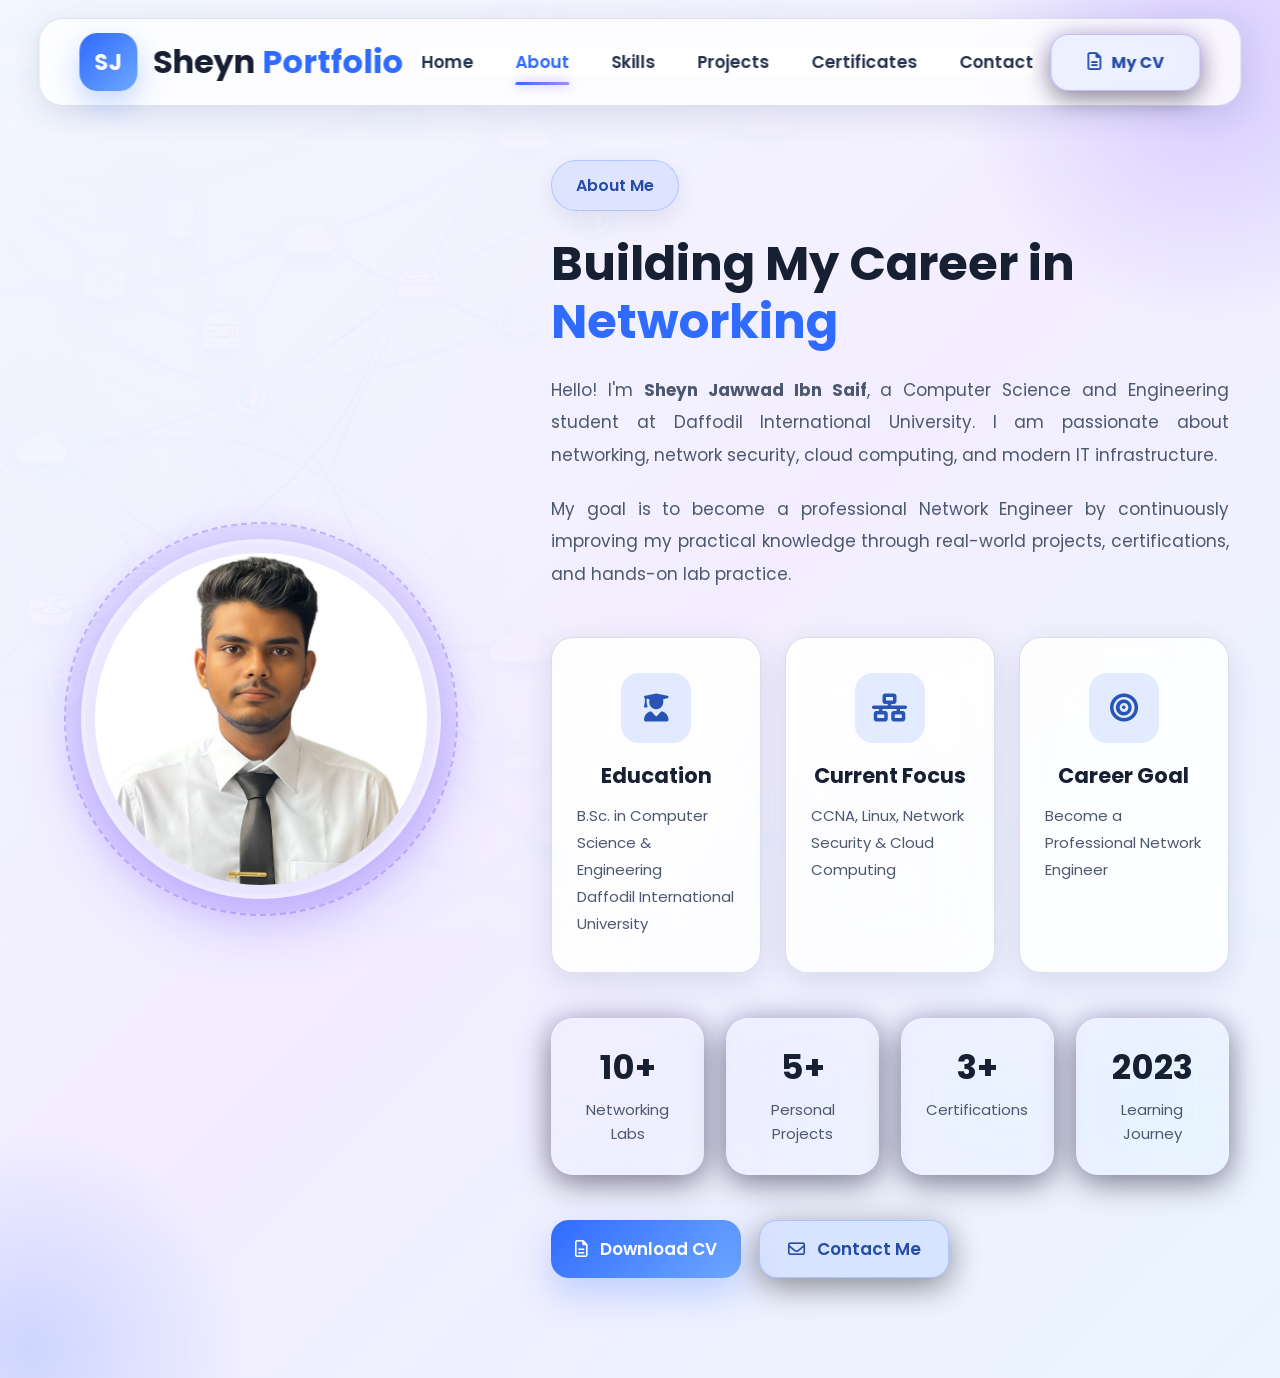
<file: about.html>
<!DOCTYPE html>
<html lang="en">

<head>

    <!-- =========================================
                    META
    ========================================== -->

    <meta charset="UTF-8">

    <meta
        name="viewport"
        content="width=device-width, initial-scale=1.0">

    <meta
        http-equiv="X-UA-Compatible"
        content="IE=edge">

    <meta
        name="theme-color"
        content="#2F6BFF">

    <meta
        name="description"
        content="Learn more about Sheyn Jawwad Ibn Saif, Computer Science student and aspiring Network Engineer.">

    <meta
        name="keywords"
        content="About Sheyn Jawwad, Portfolio, Network Engineer, CCNA">

    <meta
        name="author"
        content="Sheyn Jawwad Ibn Saif">

    <title>

        About | Sheyn Portfolio

    </title>

    <!-- Google Font -->

    <link rel="preconnect"
          href="https://fonts.googleapis.com">

    <link rel="preconnect"
          href="https://fonts.gstatic.com"
          crossorigin>

    <link
        href="https://fonts.googleapis.com/css2?family=Poppins:wght@300;400;500;600;700;800&display=swap"
        rel="stylesheet">

    <!-- Font Awesome -->

    <link
        rel="stylesheet"
        href="https://cdnjs.cloudflare.com/ajax/libs/font-awesome/6.7.2/css/all.min.css">

    <!-- CSS -->

    <link rel="stylesheet" href="css/style.css">
<link rel="stylesheet" href="css/footer.css">
    <link rel="stylesheet" href="css/about.css">

</head>

<body>

<!-- =========================================
                HEADER
========================================== -->

<header class="header">

    <div class="logo">

        <a href="index.html">

            <div class="logo-icon">

                SJ

            </div>

            <span>

                Sheyn <strong>Portfolio</strong>

            </span>

        </a>

    </div>

        <!-- Mobile Menu -->

    <button
        class="menu-btn"
        type="button"
        aria-label="Toggle Navigation">

        <i class="fa-solid fa-bars"></i>

    </button>


    <!-- Navigation -->

    <nav class="navbar">

        <a href="index.html">

            Home

        </a>

        <a
            href="about.html"
            class="active">

            About

        </a>

        <a href="skills.html">

            Skills

        </a>

        <a href="projects.html">

            Projects

        </a>

        <a href="certificates.html">

            Certificates

        </a>

        <a href="contact.html">

            Contact

        </a>

    </nav>


    <!-- CV Button -->

    <a
    href="https://drive.google.com/file/d/1_EvpRRDtkF2QCJKVKwih_JmI9w2G8WGT/view?usp=sharing"
    target="_blank"
    rel="noopener noreferrer"
    class="cv-btn">

        <i class="fa-regular fa-file-lines"></i>

        My CV

    </a>

</header>


<main>

<section class="about">

<div class="container about-container">

            <!-- =====================================
                    ABOUT IMAGE
        ====================================== -->

        <div class="about-image">

            <img
                src="images/profile.png"
                alt="Portrait of Sheyn Jawwad Ibn Saif"
                loading="lazy"
                decoding="async">

        </div>


        <!-- =====================================
                    ABOUT CONTENT
        ====================================== -->

        <div class="about-content">

            <span class="section-tag">

                About Me

            </span>

            <h2>

                Building My Career in
                <span>Networking</span>

            </h2>

            <p>

                Hello! I'm <strong>Sheyn Jawwad Ibn Saif</strong>,
                a Computer Science and Engineering student at
                Daffodil International University. I am passionate
                about networking, network security, cloud computing,
                and modern IT infrastructure.

            </p>

            <p>

                My goal is to become a professional Network Engineer
                by continuously improving my practical knowledge
                through real-world projects, certifications, and
                hands-on lab practice.

            </p>

            <!-- =====================================
                        ABOUT CARDS
            ====================================== -->

            <div class="about-info">

                <div class="info-card">

                    <i class="fa-solid fa-user-graduate"></i>

                    <h4>

                        Education

                    </h4>

                    <p>

                        B.Sc. in 
                        Computer Science & Engineering

                        <br>

                        Daffodil International University

                    </p>

                </div>

                <div class="info-card">

                    <i class="fa-solid fa-network-wired"></i>

                    <h4>

                        Current Focus

                    </h4>

                    <p>

                        CCNA, Linux,
                        Network Security &
                        Cloud Computing

                    </p>

                </div>

                <div class="info-card">

                    <i class="fa-solid fa-bullseye"></i>

                    <h4>

                        Career Goal

                    </h4>

                    <p>

                        Become a 
                        Professional Network Engineer

                    </p>

                </div>

            </div>

            <!-- =====================================
                    QUICK STATS
            ====================================== -->

            <div class="about-stats">

                <div class="stat-box">

                    <h3>

                        10+

                    </h3>

                    <span>

                        Networking Labs

                    </span>

                </div>

                <div class="stat-box">

                    <h3>

                        5+

                    </h3>

                    <span>

                        Personal Projects

                    </span>

                </div>

                <div class="stat-box">

                    <h3>

                        3+

                    </h3>

                    <span>

                        Certifications

                    </span>

                </div>

                <div class="stat-box">

                    <h3>

                        2023

                    </h3>

                    <span>

                        Learning Journey

                    </span>

                </div>

            </div>


            <!-- =====================================
                    ACTION BUTTONS
            ====================================== -->

            <div class="about-buttons">

                <a href="#"

                   class="hire-btn">

                    <i class="fa-regular fa-file-lines"></i>

                    Download CV

                </a>

                <a href="contact.html"

                   class="contact-btn">

                    <i class="fa-regular fa-envelope"></i>

                    Contact Me

                </a>

            </div>

        </div>

    </div>

</section>

</main>


<!-- =========================================
                FOOTER
========================================== -->

<!--
    Footer will be added after
    completing all pages.
-->


<!-- =========================================
                JAVASCRIPT
========================================== -->

<script src="js/script.js"></script>

</body>

</html>
</file>
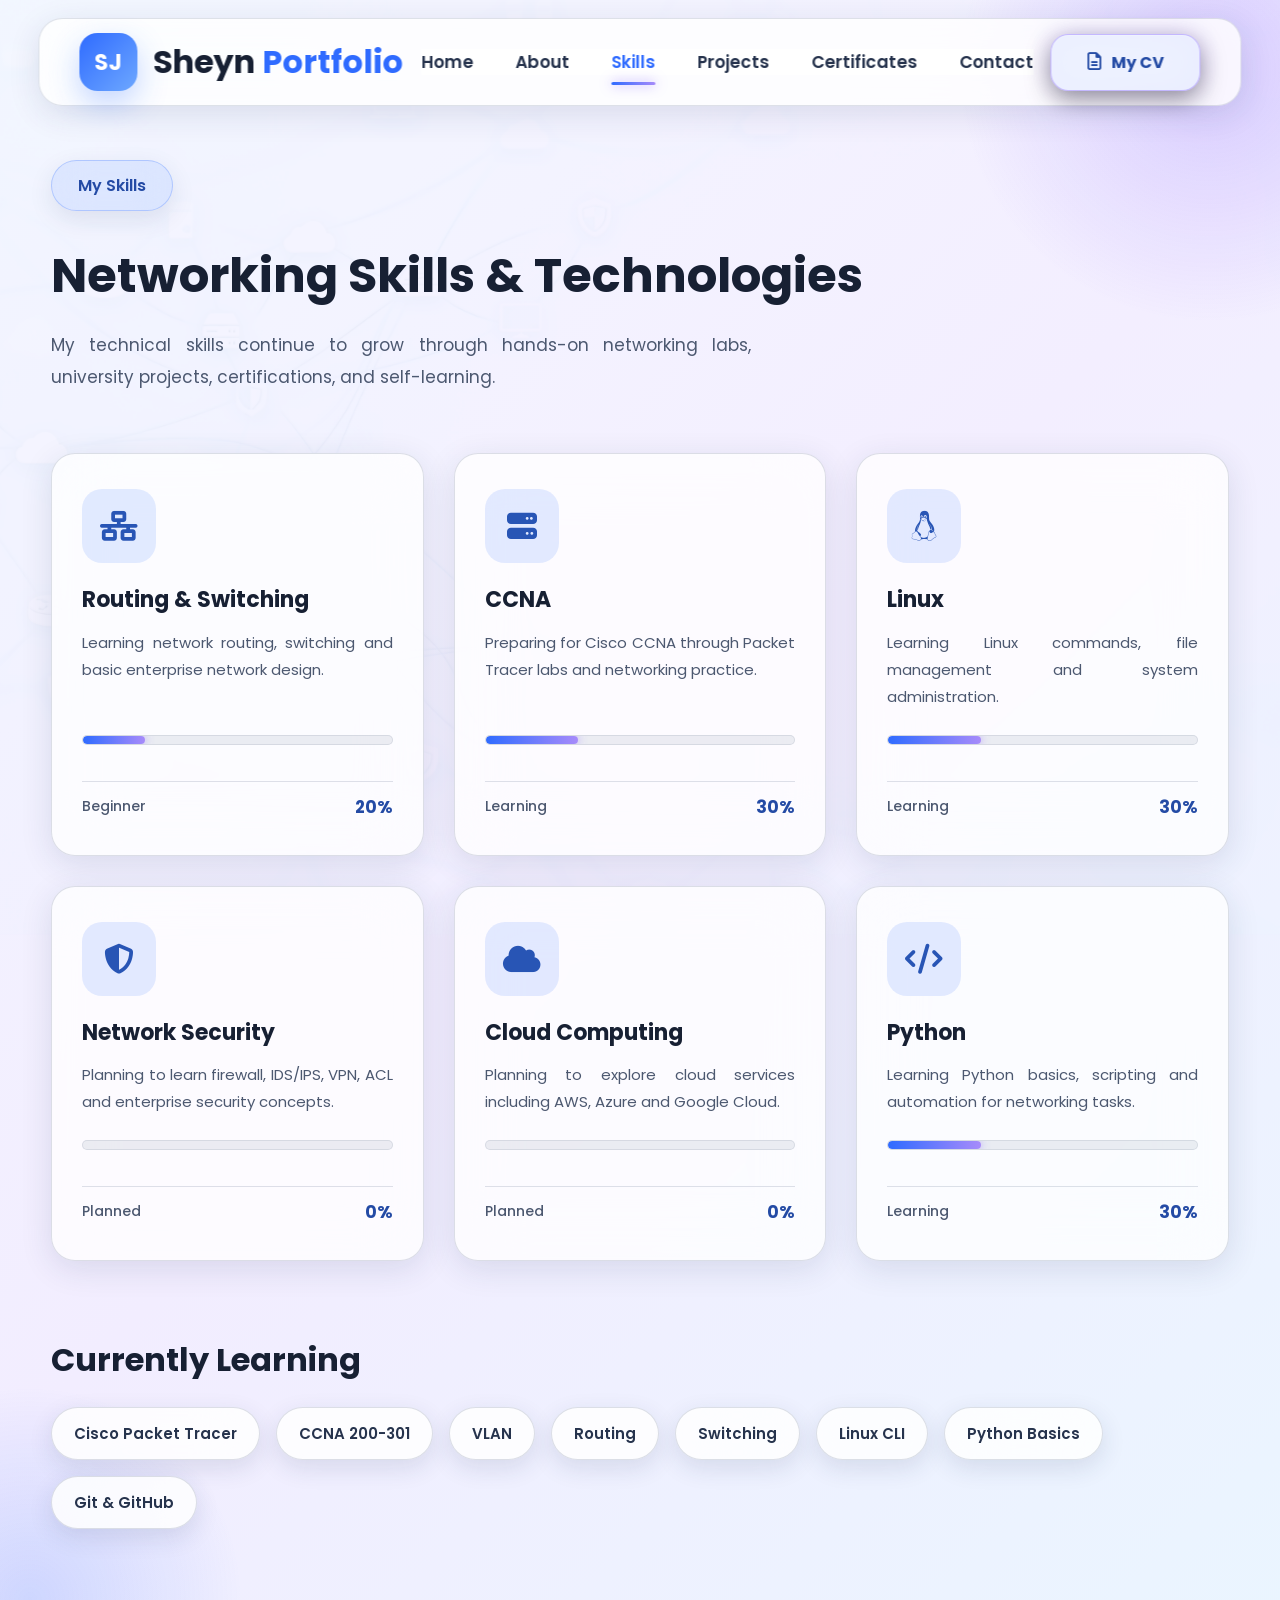
<file: skills.html>
<!DOCTYPE html>
<html lang="en">

<head>

    <!-- =========================================
                    META
    ========================================== -->

    <meta charset="UTF-8">

    <meta
        name="viewport"
        content="width=device-width, initial-scale=1.0">

    <meta
        http-equiv="X-UA-Compatible"
        content="IE=edge">

    <meta
        name="theme-color"
        content="#2F6BFF">

    <meta
        name="description"
        content="Explore the networking, Linux, cloud, and programming skills of Sheyn Jawwad Ibn Saif.">

    <meta
        name="keywords"
        content="Networking, CCNA, Linux, Python, Cloud Computing, Portfolio">

    <meta
        name="author"
        content="Sheyn Jawwad Ibn Saif">

    <title>

        Skills | Sheyn Portfolio

    </title>


    <!-- =========================================
                GOOGLE FONT
    ========================================== -->

    <link rel="preconnect"
          href="https://fonts.googleapis.com">

    <link rel="preconnect"
          href="https://fonts.gstatic.com"
          crossorigin>

    <link
        href="https://fonts.googleapis.com/css2?family=Poppins:wght@300;400;500;600;700;800&display=swap"
        rel="stylesheet">


    <!-- =========================================
                FONT AWESOME
    ========================================== -->

    <link
        rel="stylesheet"
        href="https://cdnjs.cloudflare.com/ajax/libs/font-awesome/6.7.2/css/all.min.css">


    <!-- =========================================
                    CSS
    ========================================== -->

    <link rel="stylesheet" href="css/style.css">
<link rel="stylesheet" href="css/footer.css">
    <link rel="stylesheet" href="css/skills.css">

</head>

<body>

<header class="header">

    <div class="logo">

        <a href="index.html">

            <div class="logo-icon">

                SJ

            </div>

            <span>

                Sheyn <strong>Portfolio</strong>

            </span>

        </a>

    </div>

        <!-- =========================================
                MOBILE MENU
    ========================================== -->

    <button
        class="menu-btn"
        type="button"
        aria-label="Toggle Navigation">

        <i class="fa-solid fa-bars"></i>

    </button>


    <!-- =========================================
                    NAVBAR
    ========================================== -->

    <nav class="navbar">

        <a href="index.html">

            Home

        </a>

        <a href="about.html">

            About

        </a>

        <a
            href="skills.html"
            class="active">

            Skills

        </a>

        <a href="projects.html">

            Projects

        </a>

        <a href="certificates.html">

            Certificates

        </a>

        <a href="contact.html">

            Contact

        </a>

    </nav>


    <!-- CV BUTTON -->

    <a
    href="https://drive.google.com/file/d/1_EvpRRDtkF2QCJKVKwih_JmI9w2G8WGT/view?usp=sharing"
    target="_blank"
    rel="noopener noreferrer"
    class="cv-btn">

        <i class="fa-regular fa-file-lines"></i>

        My CV

    </a>

</header>


<main>

<section class="skills">

<div class="container">

    <span class="section-tag">

        My Skills

    </span>

    <h2 class="skills-title">

        Networking Skills & Technologies

    </h2>

    <p class="skills-description">

        My technical skills continue to grow through
        hands-on networking labs, university projects,
        certifications, and self-learning.

    </p>

        <!-- =====================================
                SKILLS GRID
    ====================================== -->

    <div class="skills-grid">

        <!-- Routing & Switching -->

        <div class="skill-card">

            <i class="fa-solid fa-network-wired"></i>

            <h3>

                Routing & Switching

            </h3>

            <p>

                Learning network routing,
                switching and basic enterprise
                network design.

            </p>

            <div class="progress">

                <span class="progress-routing"></span>

            </div>

            <div class="skill-footer">

                <span>

                    Beginner

                </span>

                <span>

                    20%

                </span>

            </div>

        </div>


        <!-- CCNA -->

        <div class="skill-card">

            <i class="fa-solid fa-server"></i>

            <h3>

                CCNA

            </h3>

            <p>

                Preparing for Cisco CCNA
                through Packet Tracer
                labs and networking practice.

            </p>

            <div class="progress">

                <span class="progress-ccna"></span>

            </div>

            <div class="skill-footer">

                <span>

                    Learning

                </span>

                <span>

                    30%

                </span>

            </div>

        </div>


        <!-- Linux -->

        <div class="skill-card">

            <i class="fa-brands fa-linux"></i>

            <h3>

                Linux

            </h3>

            <p>

                Learning Linux commands,
                file management and
                system administration.

            </p>

            <div class="progress">

                <span class="progress-linux"></span>

            </div>

            <div class="skill-footer">

                <span>

                    Learning

                </span>

                <span>

                    30%

                </span>

            </div>

        </div>

        <!-- =====================================
                NETWORK SECURITY
        ====================================== -->

        <div class="skill-card">

            <i class="fa-solid fa-shield-halved"></i>

            <h3>

                Network Security

            </h3>

            <p>

                Planning to learn firewall,
                IDS/IPS, VPN, ACL and
                enterprise security concepts.

            </p>

            <div class="progress">

                <span class="progress-security"></span>

            </div>

            <div class="skill-footer">

                <span>

                    Planned

                </span>

                <span>

                    0%

                </span>

            </div>

        </div>


        <!-- =====================================
                CLOUD COMPUTING
        ====================================== -->

        <div class="skill-card">

            <i class="fa-solid fa-cloud"></i>

            <h3>

                Cloud Computing

            </h3>

            <p>

                Planning to explore cloud
                services including AWS,
                Azure and Google Cloud.

            </p>

            <div class="progress">

                <span class="progress-cloud"></span>

            </div>

            <div class="skill-footer">

                <span>

                    Planned

                </span>

                <span>

                    0%

                </span>

            </div>

        </div>


        <!-- =====================================
                    PYTHON
        ====================================== -->

        <div class="skill-card">

            <i class="fa-solid fa-code"></i>

            <h3>

                Python

            </h3>

            <p>

                Learning Python basics,
                scripting and automation
                for networking tasks.

            </p>

            <div class="progress">

                <span class="progress-python"></span>

            </div>

            <div class="skill-footer">

                <span>

                    Learning

                </span>

                <span>

                    30%

                </span>

            </div>

        </div>

    </div>

        <!-- =====================================
            CURRENTLY LEARNING
    ====================================== -->

    <div class="learning-section">

        <h3>

            Currently Learning

        </h3>

        <div class="learning-tags">

            <span>Cisco Packet Tracer</span>

            <span>CCNA 200-301</span>

            <span>VLAN</span>

            <span>Routing</span>

            <span>Switching</span>

            <span>Linux CLI</span>

            <span>Python Basics</span>

            <span>Git & GitHub</span>

        </div>

    </div>

</div>

</section>

</main>

<!-- =========================================
                FOOTER
========================================== -->

<!--
    Footer will be added after
    completing all pages.
-->

<!-- =========================================
                JAVASCRIPT
========================================== -->

<script src="js/script.js"></script>

</body>

</html>
</file>
<file: css/style.css>
/*==================================================
                GOOGLE FONT
==================================================*/

@import url('https://fonts.googleapis.com/css2?family=Poppins:wght@300;400;500;600;700;800&display=swap');


/*==================================================
                    RESET
==================================================*/

*{
    margin:0;
    padding:0;
    box-sizing:border-box;
}

html{
    scroll-behavior:smooth;
}

body{

    position:relative;

    font-family:'Poppins',sans-serif;

    color:#e8f0ff;

    background:linear-gradient(
        135deg,
        #0a0a1a 0%,
        #1a0a2e 50%,
        #0d1b2a 100%
    );

    overflow-x:hidden;

}


/*==================================================
        GLOBAL NETWORK BACKGROUND
==================================================*/

body::before{

    content:"";

    position:fixed;

    inset:-20px;

    background-image:url("../images/network-background.jpg");

    background-size:cover;

    background-position:center;

    background-repeat:no-repeat;

    opacity:.18;

    filter:none;

    transform:scale(1.03);

    pointer-events:none;

    z-index:0;

}


/* Keep website content above background */

body > *{

    position:relative;

    z-index:1;

}

img{
    display:block;
    max-width:100%;
    height:auto;
}

a{
    text-decoration:none;
}

ul{
    list-style:none;
}

button{
    border:none;
    outline:none;
    cursor:pointer;
    font-family:'Poppins',sans-serif;
}


/*==================================================
                ROOT VARIABLES
==================================================*/

:root{

    --primary:#2F6BFF;
    --primary-dark:#1F56D9;

    --white:#FFFFFF;

    --bg:#0a0a1a;

    --text:#e8f0ff;

    --paragraph:#a0b4d6;

    --border:rgba(255,255,255,0.12);

    --shadow:0 20px 60px rgba(0,0,0,0.5);

    --radius:22px;

    --transition:.35s ease;

    /* Liquid Glass Tokens */
    --glass-bg:rgba(255,255,255,0.06);
    --glass-bg-hover:rgba(255,255,255,0.10);
    --glass-border:1px solid rgba(255,255,255,0.15);
    --glass-border-hover:1px solid rgba(120,160,255,0.40);
    --glass-shadow:0 8px 32px rgba(0,0,0,0.45), inset 0 0 20px rgba(255,255,255,0.03);
    --glass-glow:0 0 40px rgba(120,80,255,0.22);
    --glass-blur:blur(30px) saturate(200%);

}


/*==================================================
                GLOBAL STYLES
==================================================*/

.container{

    width:min(92%,1400px);

    margin:auto;

}

section{

    position:relative;

}

p{

    color:var(--paragraph);

    font-size:17px;

    line-height:1.9;

    text-align:justify;

}

h1,
h2,
h3,
h4,
h5,
h6{

    color:var(--text);

    font-weight:700;

    line-height:1.2;

}

::selection{

    background:var(--primary);

    color:#fff;

}


/*==================================================
                    HEADER
==================================================*/

.header{

    position:fixed;

    top:18px;

    left:50%;

    transform:translateX(-50%);

    width:min(94%,1400px);

    height:88px;

    padding:0 40px;

    display:flex;

    align-items:center;

    justify-content:space-between;

    background:rgba(10,10,26,0.65);

    backdrop-filter:blur(30px) saturate(200%);

    -webkit-backdrop-filter:blur(30px) saturate(200%);

    border:1px solid rgba(255,255,255,0.14);

    border-radius:24px;

    box-shadow:0 8px 32px rgba(0,0,0,0.5), 0 0 30px rgba(120,80,255,0.18), inset 0 1px 0 rgba(255,255,255,0.1);

    z-index:1000;

    transition:var(--transition);

}

.header.scrolled{

    top:12px;

    background:rgba(10,10,26,0.88);

    backdrop-filter:blur(35px) saturate(200%);

    -webkit-backdrop-filter:blur(35px) saturate(200%);

    border-color:rgba(120,80,255,0.30);

    box-shadow:0 15px 40px rgba(0,0,0,0.6), 0 0 35px rgba(120,80,255,0.25);

}

.header > *{

    flex-shrink:0;

}


/*==================================================
                    LOGO
==================================================*/

.logo a{

    display:flex;

    align-items:center;

    gap:16px;

}

.logo-icon{

    width:58px;

    height:58px;

    display:flex;

    justify-content:center;

    align-items:center;

    border-radius:18px;

    background:linear-gradient(
        135deg,
        var(--primary),
        #6ea8ff
    );

    color:#fff;

    font-size:22px;

    font-weight:700;

    box-shadow:0 12px 30px rgba(47,107,255,.28);

    transition:var(--transition);

}

.logo a:hover .logo-icon{

    transform:rotate(-8deg) scale(1.06);

}

.logo span{

    font-size:32px;

    font-weight:700;

    color:var(--text);

    white-space:nowrap;

}

.logo span strong{

    color:var(--primary);

}


/*==================================================
                    NAVBAR
==================================================*/

.navbar{

    display:flex;

    align-items:center;

    gap:42px;

}

.navbar a{

    position:relative;

    color:#e8f0ff;

    font-size:17px;

    font-weight:600;

    transition:var(--transition);

}

.navbar a:hover{

    color:#fff;

}

.navbar a::after{

    content:"";

    position:absolute;

    left:0;

    bottom:-10px;

    width:0;

    height:3px;

    border-radius:50px;

    background:linear-gradient(90deg, var(--primary), #a78bfa);

    box-shadow:0 0 12px rgba(120,80,255,0.6);

    transition:width .35s ease;

}

.navbar a:hover::after,
.navbar a.active::after{

    width:100%;

}

.navbar a.active{

    color:#fff;

}


/*==================================================
                MY CV BUTTON
==================================================*/

.cv-btn{

    display:flex;

    align-items:center;

    justify-content:center;

    gap:10px;

    padding:15px 28px;

    min-width:150px;

    border-radius:18px;

    background:rgba(47,107,255,0.15);

    backdrop-filter:blur(20px) saturate(180%);

    -webkit-backdrop-filter:blur(20px) saturate(180%);

    color:#fff;

    font-size:16px;

    font-weight:700;

    border:1px solid rgba(120,80,255,0.35);

    box-shadow:0 8px 24px rgba(0,0,0,0.4), 0 0 25px rgba(120,80,255,0.2), inset 0 1px 0 rgba(255,255,255,0.15);

    transition:all .35s ease;

    animation:cvPulse 2.5s infinite;

}

.cv-btn:hover{

    transform:translateY(-4px);

    color:#fff;

    background:linear-gradient(
        135deg,
        var(--primary),
        #6ea8ff
    );

    border-color:rgba(120,160,255,0.6);

    box-shadow:0 18px 40px rgba(47,107,255,.30), 0 0 40px rgba(120,80,255,0.4);

}

.cv-btn i{

    font-size:18px;

}

@keyframes cvPulse{

    0%{

        box-shadow:0 8px 24px rgba(0,0,0,0.4), 0 0 0 rgba(120,80,255,0);

    }

    50%{

        box-shadow:0 8px 24px rgba(0,0,0,0.4), 0 0 30px rgba(120,80,255,0.35);

    }

    100%{

        box-shadow:0 8px 24px rgba(0,0,0,0.4), 0 0 0 rgba(120,80,255,0);

    }

}


/*==================================================
                MOBILE MENU BUTTON
==================================================*/

.menu-btn{

    width:52px;

    height:52px;

    display:none;

    align-items:center;

    justify-content:center;

    border-radius:16px;

    background:rgba(47,107,255,0.15);

    backdrop-filter:blur(20px);

    -webkit-backdrop-filter:blur(20px);

    border:1px solid rgba(120,80,255,0.3);

    color:#fff;

    font-size:22px;

    cursor:pointer;

    transition:.35s ease;

}

.menu-btn:hover{

    background:rgba(47,107,255,0.35);

    border-color:rgba(120,80,255,0.5);

    box-shadow:0 0 20px rgba(120,80,255,0.3);

    transform:scale(1.05);

}


/*==================================================
                TABLET RESPONSIVE
==================================================*/

@media screen and (max-width:1200px){

    .container{

        width:94%;

    }

    .header{

        width:96%;

        padding:0 28px;

    }

    .navbar{

        gap:26px;

    }

    .logo span{

        font-size:28px;

    }

    .cv-btn{

        padding:14px 22px;

        font-size:15px;

    }

}


/*==================================================
                MOBILE RESPONSIVE
==================================================*/

@media screen and (max-width:768px){

    .header{

        width:95%;

        height:78px;

        padding:0 14px;

        border-radius:20px;

        top:14px;

        gap:10px;

    }

    /* Logo */

    .logo{

        flex:1;

        min-width:0;

    }

    .logo a{

        gap:10px;

    }

    .logo span{

        font-size:19px;

        overflow:hidden;

        text-overflow:ellipsis;

    }

    .logo-icon{

        width:46px;

        height:46px;

        min-width:46px;

        font-size:19px;

        border-radius:14px;

    }


    /* CV Button */

    .cv-btn{

        display:flex;

        min-width:auto;

        width:auto;

        padding:10px 13px;

        gap:6px;

        border-radius:13px;

        font-size:13px;

        white-space:nowrap;

        animation:none;

    }

    .cv-btn i{

        font-size:14px;

    }


    /* Menu Button */

    .menu-btn{

        display:flex;

        width:46px;

        height:46px;

        min-width:46px;

        border-radius:14px;

        font-size:20px;

    }


    /* Mobile Navbar */

    .navbar{

        position:absolute;

        top:95px;

        left:0;

        width:100%;

        display:flex;

        flex-direction:column;

        align-items:center;

        gap:22px;

        padding:30px;

        background:rgba(10,10,26,0.92);

        backdrop-filter:blur(30px) saturate(200%);

        -webkit-backdrop-filter:blur(30px) saturate(200%);

        border-radius:22px;

        border:1px solid rgba(255,255,255,0.14);

        box-shadow:0 25px 60px rgba(0,0,0,0.6), 0 0 35px rgba(120,80,255,0.2);

        opacity:0;

        visibility:hidden;

        transform:translateY(-15px);

        pointer-events:none;

        transition:all .35s ease;

    }

    .navbar.active{

        opacity:1;

        visibility:visible;

        transform:translateY(0);

        pointer-events:auto;

    }

    .navbar a{

        width:100%;

        padding:14px 20px;

        text-align:center;

        font-size:18px;

        border-radius:14px;

        color:#e8f0ff;

        transition:.3s ease;

    }

    .navbar a:hover{

        background:rgba(47,107,255,0.18);

        color:#fff;

    }

}


/*==================================================
                SMALL MOBILE
==================================================*/

@media screen and (max-width:400px){

    .header{

        padding:0 10px;

        gap:7px;

    }

    .logo a{

        gap:7px;

    }

    .logo span{

        font-size:16px;

    }

    .logo-icon{

        width:42px;

        height:42px;

        min-width:42px;

        font-size:17px;

        border-radius:12px;

    }

    .cv-btn{

        padding:9px 10px;

        font-size:12px;

        gap:5px;

    }

    .cv-btn i{

        font-size:13px;

    }

    .menu-btn{

        width:42px;

        height:42px;

        min-width:42px;

        font-size:18px;

        border-radius:12px;

    }

}


/*==================================================
                MENU ANIMATION
==================================================*/

@keyframes menuFade{

    from{

        opacity:0;

        transform:translateY(-20px);

    }

    to{

        opacity:1;

        transform:translateY(0);

    }

}

/* =========================================
   ANIMATED DARK / LIGHT MODE CAPSULE
========================================= */

.theme-toggle {
    position: relative;
    display: flex;
    align-items: center;
    justify-content: space-between;
    flex-shrink: 0;
    width: 72px;
    height: 36px;
    padding: 4px 7px;
    margin: 0 14px;
    border: 1px solid rgba(120, 160, 255, 0.4);
    border-radius: 50px;
    background: rgba(47, 107, 255, 0.16);
    box-shadow: 0 4px 18px rgba(47, 107, 255, 0.15);
    cursor: pointer;
    transition: background 0.35s ease,
                border-color 0.35s ease,
                box-shadow 0.35s ease;
}

.theme-icon {
    display: flex;
    align-items: center;
    justify-content: center;
    width: 26px;
    height: 26px;
    z-index: 2;
    font-size: 14px;
    transition: color 0.3s ease;
}

.moon-icon {
    color: #c4b5fd;
}

.sun-icon {
    color: #fbbf24;
}

.theme-toggle-thumb {
    position: absolute;
    top: 4px;
    left: 4px;
    width: 26px;
    height: 26px;
    border-radius: 50%;
    background: #ffffff;
    box-shadow: 0 2px 8px rgba(0, 0, 0, 0.25);
    transition: transform 0.4s cubic-bezier(.68, -0.55, .27, 1.55);
}

.theme-toggle[aria-pressed="true"] .theme-toggle-thumb {
    transform: translateX(36px);
}

.theme-toggle:hover {
    border-color: #6ea8ff;
    box-shadow: 0 0 18px rgba(47, 107, 255, 0.3);
}

.theme-toggle:focus-visible {
    outline: 2px solid #6ea8ff;
    outline-offset: 4px;
}

/* Mobile responsive capsule */

@media screen and (max-width: 768px) {
    .theme-toggle {
        width: 64px;
        height: 34px;
        margin: 0;
        padding: 3px 5px;
    }

    .theme-icon {
        width: 25px;
        height: 25px;
        font-size: 12px;
    }

    .theme-toggle-thumb {
        top: 3px;
        left: 3px;
        width: 26px;
        height: 26px;
    }

    .theme-toggle[aria-pressed="true"] .theme-toggle-thumb {
        transform: translateX(30px);
    }
}


/* =========================================
   LIGHT MODE THEME
   Dark mode remains the default
========================================= */

html[data-theme="light"] {
    color-scheme: light;

    --bg: #f4f7ff;
    --text: #172033;
    --paragraph: #4c5870;
    --border: rgba(30, 50, 90, 0.15);

    --shadow: 0 15px 40px rgba(30, 50, 90, 0.12);

    --glass-bg: rgba(255, 255, 255, 0.72);
    --glass-bg-hover: rgba(255, 255, 255, 0.92);
    --glass-border: 1px solid rgba(30, 50, 90, 0.14);
    --glass-border-hover: 1px solid rgba(47, 107, 255, 0.4);
    --glass-shadow: 0 8px 32px rgba(30, 50, 90, 0.1);
    --glass-glow: 0 0 30px rgba(47, 107, 255, 0.1);
}

html[data-theme="light"] body {
    color: var(--text);
    background: linear-gradient(
        135deg,
        #f4f7ff 0%,
        #f2edff 50%,
        #eaf5ff 100%
    );
}

html[data-theme="light"] body::before {
    opacity: 0.08;
}

html[data-theme="light"] .header {
    background: rgba(255, 255, 255, 0.82);
    border-color: rgba(30, 50, 90, 0.14);
    box-shadow: 0 8px 32px rgba(30, 50, 90, 0.12);
}

html[data-theme="light"] .header.scrolled {
    background: rgba(255, 255, 255, 0.95);
}

html[data-theme="light"] .navbar a {
    color: #26334d;
}

html[data-theme="light"] .navbar a:hover,
html[data-theme="light"] .navbar a.active {
    color: var(--primary);
}

html[data-theme="light"] .cv-btn {
    color: #244ba5;
    background: rgba(47, 107, 255, 0.08);
}

html[data-theme="light"] .menu-btn {
    color: #244ba5;
    background: rgba(47, 107, 255, 0.08);
}

html[data-theme="light"] .navbar {
    background: rgba(255, 255, 255, 0.97);
}

html[data-theme="light"] .navbar a:hover {
    background: rgba(47, 107, 255, 0.08);
}

html[data-theme="light"] .theme-toggle {
    background: rgba(47, 107, 255, 0.12);
}

html[data-theme="light"] .theme-toggle-thumb {
    background: #ffffff;
}

html[data-theme="light"] .footer {
    background: rgba(255, 255, 255, 0.7);
    border-color: var(--border);
}

html[data-theme="light"] .footer p,
html[data-theme="light"] .footer a,
html[data-theme="light"] .footer h3,
html[data-theme="light"] .footer h4 {
    color: var(--text);
}

html[data-theme="light"] .footer a:hover {
    color: var(--primary);
}

/* Smooth theme transition */

body,
.header,
.navbar,
.project-card,
.info-card,
.skill-card,
.certificate-card,
.contact-card,
.footer {
    transition:
        background-color 0.35s ease,
        color 0.35s ease,
        border-color 0.35s ease,
        box-shadow 0.35s ease;
}


/* Fix capsule slider alignment */

.theme-toggle {
    position: relative;
    overflow: hidden;
}

.theme-toggle-thumb {
    position: absolute;
    top: 4px;
    left: 7px;
    transform: translateX(0);
    transition: transform 0.35s cubic-bezier(.68, -0.55, .27, 1.55);
}

/* Light mode: move circle under the sun */
.theme-toggle[aria-pressed="true"] .theme-toggle-thumb {
    transform: translateX(36px);
}

/* Mobile alignment */
@media screen and (max-width: 768px) {
    .theme-toggle-thumb {
        top: 3px;
        left: 4px;
    }

    .theme-toggle[aria-pressed="true"] .theme-toggle-thumb {
        transform: translateX(30px);
    }
}

/* Final capsule alignment */

.theme-toggle[aria-pressed="true"] .theme-toggle-thumb {
    transform: translateX(31px);
}

@media screen and (max-width: 768px) {
    .theme-toggle[aria-pressed="true"] .theme-toggle-thumb {
        transform: translateX(28px);
    }
}



/* =========================================
   GLOBAL LIGHT MODE TEXT VISIBILITY FIX
   Applies across all portfolio pages
========================================= */

html[data-theme="light"] body {
    color: #172033;
}

html[data-theme="light"] h1,
html[data-theme="light"] h2,
html[data-theme="light"] h3,
html[data-theme="light"] h4,
html[data-theme="light"] h5,
html[data-theme="light"] h6 {
    color: #172033;
}

html[data-theme="light"] p,
html[data-theme="light"] li,
html[data-theme="light"] label {
    color: #4c5870;
}

html[data-theme="light"] .hello-badge,
html[data-theme="light"] .status,
html[data-theme="light"] .status-box,
html[data-theme="light"] .section-tag,
html[data-theme="light"] .project-tags span {
    color: #26334d;
}

html[data-theme="light"] .social-icons a,
html[data-theme="light"] .footer-icons a {
    color: #2855b5;
}

html[data-theme="light"] .contact-btn {
    color: #244ba5;
    background: rgba(47, 107, 255, 0.10);
    border-color: rgba(47, 107, 255, 0.25);
}

html[data-theme="light"] .hire-btn {
    color: #ffffff;
}

html[data-theme="light"] .project-card,
html[data-theme="light"] .info-card,
html[data-theme="light"] .skill-card,
html[data-theme="light"] .certificate-card,
html[data-theme="light"] .contact-card,
html[data-theme="light"] .status,
html[data-theme="light"] .hello-badge {
    color: #26334d;
    border-color: rgba(30, 50, 90, 0.15);
}

html[data-theme="light"] .project-card p,
html[data-theme="light"] .info-card p,
html[data-theme="light"] .skill-card p,
html[data-theme="light"] .certificate-card p,
html[data-theme="light"] .contact-card p {
    color: #4c5870;
}

html[data-theme="light"] .project-buttons a {
    color: #244ba5;
}

html[data-theme="light"] input,
html[data-theme="light"] textarea,
html[data-theme="light"] select {
    color: #172033;
    background: rgba(255, 255, 255, 0.9);
    border-color: rgba(30, 50, 90, 0.2);
}

html[data-theme="light"] input::placeholder,
html[data-theme="light"] textarea::placeholder {
    color: #69758a;
}


/* =========================================
   COMMON SECTION TITLE CAPSULE
========================================= */

.section-tag {
    display: inline-flex;
    align-items: center;
    justify-content: center;
    width: fit-content;
    padding: 12px 26px;
    margin-bottom: 12px;
    border-radius: 999px;

    color: #e8f0ff;
    font-size: 16px;
    font-weight: 600;

    background: rgba(47, 107, 255, 0.15);
    border: 1px solid rgba(120, 80, 255, 0.35);

    backdrop-filter: blur(20px);
    -webkit-backdrop-filter: blur(20px);

    box-shadow:
        0 8px 24px rgba(0, 0, 0, 0.25),
        0 0 20px rgba(120, 80, 255, 0.12);
}

/* Light Mode */
html[data-theme="light"] .section-tag {
    color: #244ba5;
    background: rgba(47, 107, 255, 0.10);
    border-color: rgba(47, 107, 255, 0.25);
    box-shadow: 0 8px 24px rgba(30, 50, 90, 0.10);
}

/* Mobile */
@media (max-width: 768px) {
    .section-tag {
        padding: 10px 22px;
        font-size: 15px;
    }
}



/* =========================================
   MOBILE MENU - GHOSTING FIX
========================================= */

@media screen and (max-width: 768px) {

    .header {
        position: relative;
        z-index: 10000;
        isolation: isolate;
    }

    .navbar.active {
        position: absolute;
        z-index: 10001;

        background: #ffffff !important;
        background-image: none !important;

        opacity: 1 !important;
        backdrop-filter: none !important;
        -webkit-backdrop-filter: none !important;

        box-shadow: 0 12px 30px rgba(20, 30, 60, 0.18);
        isolation: isolate;
    }

    .navbar.active a {
        position: relative;
        z-index: 1;

        background: transparent !important;
        color: #202942 !important;
        opacity: 1 !important;
    }

    .navbar.active a.active {
        color: #2F6BFF !important;
    }

    /* Dark Mode */
    html[data-theme="dark"] .navbar.active {
        background: #171b2b !important;
        box-shadow: 0 12px 30px rgba(0, 0, 0, 0.35);
    }

    html[data-theme="dark"] .navbar.active a {
        color: #f1f4ff !important;
    }

    html[data-theme="dark"] .navbar.active a.active {
        color: #6ea8ff !important;
    }
}
</file>
<file: css/footer.css>
/*==================================================
                    FOOTER
==================================================*/

.footer{

    margin-top:100px;

    background:rgba(5,5,18,0.75);

    backdrop-filter:blur(30px) saturate(200%);

    -webkit-backdrop-filter:blur(30px) saturate(200%);

    color:#fff;

    padding:70px 0 25px;

    border-top:1px solid rgba(120,80,255,0.35);

    box-shadow:0 -10px 40px rgba(120,80,255,0.12);

}

.footer-container{

    display:grid;

    grid-template-columns:2fr 1fr 1.3fr 1fr;

    gap:50px;

    align-items:start;

}


/*==================================================
                FOOTER LOGO
==================================================*/

.footer-logo{

    display:flex;

    align-items:center;

    gap:16px;

    margin-bottom:24px;

}

.footer-logo h3{

    font-size:28px;

    font-weight:700;

    color:#fff;

}

.footer-about p{

    color:rgba(255,255,255,.75);

    line-height:1.9;

    text-align:left;

}


/*==================================================
                FOOTER TITLE
==================================================*/

.footer h4{

    font-size:20px;

    font-weight:600;

    margin-bottom:22px;

    color:#fff;

}

/*==================================================
                QUICK LINKS
==================================================*/

.footer-links ul{

    display:flex;

    flex-direction:column;

    gap:14px;

}

.footer-links a{

    color:rgba(255,255,255,.75);

    transition:all .3s ease;

}

.footer-links a:hover{

    color:#fff;

    padding-left:8px;

}


/*==================================================
                CONTACT
==================================================*/

.footer-contact p{

    display:flex;

    align-items:center;

    gap:10px;

    margin-bottom:18px;

    color:rgba(255,255,255,.75);

}

.footer-contact i{

    color:var(--primary);

}

.footer-contact a{

    color:rgba(255,255,255,.75);

    transition:.3s;

}

.footer-contact a:hover{

    color:#fff;

}

/*==================================================
                SOCIAL ICONS
==================================================*/

.footer-icons{

    display:flex;

    align-items:center;

    gap:16px;

}

.footer-icons a{

    width:48px;

    height:48px;

    display:flex;

    justify-content:center;

    align-items:center;

    border-radius:50%;

    background:rgba(255,255,255,.08);

    color:#fff;

    font-size:18px;

    transition:all .35s ease;

}

.footer-icons a:hover{

    transform:translateY(-6px) scale(1.08);

}


/* Facebook */

.footer-icons a:nth-child(1):hover{

    background:#1877F2;

    box-shadow:0 0 20px rgba(24,119,242,.45);

}


/* GitHub */

.footer-icons a:nth-child(2):hover{

    background:#24292F;

    box-shadow:0 0 20px rgba(36,41,47,.45);

}


/* LinkedIn */

.footer-icons a:nth-child(3):hover{

    background:#0A66C2;

    box-shadow:0 0 20px rgba(10,102,194,.45);

}


/* Email */

.footer-icons a:nth-child(4):hover{

    background:#EA4335;

    box-shadow:0 0 20px rgba(234,67,53,.45);

}

/*==================================================
                FOOTER BOTTOM
==================================================*/

.footer-bottom{

    margin-top:60px;

    padding-top:24px;

    border-top:1px solid rgba(255,255,255,.10);

    text-align:center;

}

.footer-bottom p{

    color:rgba(255,255,255,.70);

    text-align:center;

    font-size:15px;

}

/*==================================================
                RESPONSIVE
==================================================*/

@media (max-width:1200px){

    .footer-container{

        grid-template-columns:repeat(2,1fr);

        gap:40px;

    }

}


@media (max-width:768px){

    .footer{

        padding:60px 0 20px;

    }

    .footer-container{

        grid-template-columns:1fr;

        text-align:center;

        gap:35px;

    }

    .footer-logo{

        justify-content:center;

    }

    .footer-about p{

        text-align:center;

    }

    .footer-links ul{

        align-items:center;

    }

    .footer-contact p{

        justify-content:center;

    }

    .footer-icons{

        justify-content:center;

    }

}


@media (max-width:480px){

    .footer-logo h3{

        font-size:24px;

    }

    .footer h4{

        font-size:18px;

    }

    .footer-icons{

        gap:12px;

    }

    .footer-icons a{

        width:44px;

        height:44px;

        font-size:16px;

    }

    .footer-bottom p{

        font-size:14px;

    }

}
</file>
<file: css/about.css>
/*==================================================
                    ABOUT SECTION
==================================================*/

.about{

    position:relative;

    min-height:100vh;

    padding:160px 0 100px;

    overflow:hidden;

    background:transparent;

}


/*==================================================
                BACKGROUND EFFECT
==================================================*/

.about::before{

    content:"";

    position:absolute;

    top:-180px;

    right:-180px;

    width:500px;

    height:500px;

    border-radius:50%;

    background:radial-gradient(
        circle,
        rgba(120,80,255,.22),
        transparent 72%
    );

    z-index:-2;

}


.about::after{

    content:"";

    position:absolute;

    left:-180px;

    bottom:-180px;

    width:420px;

    height:420px;

    border-radius:50%;

    background:radial-gradient(
        circle,
        rgba(47,107,255,.18),
        transparent 72%
    );

    z-index:-2;

}


/*==================================================
                ABOUT CONTAINER
==================================================*/

.about-container{

    display:grid;

    grid-template-columns:420px 1fr;

    align-items:center;

    gap:80px;

}

/*==================================================
                PROFILE IMAGE
==================================================*/

.about-image{

    position:relative;

    display:flex;

    justify-content:center;

    align-items:center;

    animation:aboutFloat 5s ease-in-out infinite;

}


.about-image::before{

    content:"";

    position:absolute;

    width:430px;

    height:430px;

    border-radius:50%;

    background:radial-gradient(

        circle,

        rgba(120,80,255,.25),

        transparent 72%

    );

    z-index:-2;

}


.about-image::after{

    content:"";

    position:absolute;

    width:390px;

    height:390px;

    border-radius:50%;

    border:2px dashed rgba(120,80,255,.35);

    animation:rotateCircle 35s linear infinite;

    z-index:-1;

}


.about-image img{

    width:360px;

    aspect-ratio:1;

    object-fit:cover;

    border-radius:50%;

    background:rgba(255,255,255,0.05);

    backdrop-filter:blur(20px);

    -webkit-backdrop-filter:blur(20px);

    padding:10px;

    border:4px solid rgba(255,255,255,0.2);

    box-shadow:

        0 20px 60px rgba(120,80,255,.35),

        0 0 0 15px rgba(120,80,255,.10);

    transition:all .4s ease;

}


.about-image img:hover{

    transform:translateY(-8px) scale(1.03);

}

/*==================================================
                ABOUT CONTENT
==================================================*/

.about-content{

    display:flex;

    flex-direction:column;

    justify-content:center;

}


.section-tag{

    display:inline-flex;

    align-items:center;

    justify-content:center;

    width:max-content;

    padding:12px 24px;

    margin-bottom:24px;

    border-radius:999px;

    background:rgba(47,107,255,0.15);

    backdrop-filter:blur(20px);

    -webkit-backdrop-filter:blur(20px);

    color:#e8f0ff;

    font-size:16px;

    font-weight:600;

    border:1px solid rgba(120,80,255,.35);

    box-shadow:0 8px 24px rgba(0,0,0,0.4), 0 0 20px rgba(120,80,255,0.2);

}


.about-content h2{

    font-size:48px;

    line-height:1.2;

    margin-bottom:24px;

    color:var(--text);

}


.about-content h2 span{

    color:var(--primary);

}


.about-content p{

    font-size:17px;

    line-height:1.9;

    color:var(--paragraph);

    margin-bottom:22px;

    max-width:760px;

}

/*==================================================
                ABOUT INFO
==================================================*/

.about-info{

    display:grid;

    grid-template-columns:repeat(3,1fr);

    gap:24px;

    margin-top:25px;

}


.info-card{

    background:rgba(255,255,255,0.06);

    backdrop-filter:blur(30px) saturate(200%);

    -webkit-backdrop-filter:blur(30px) saturate(200%);

    border:1px solid rgba(255,255,255,0.15);

    border-radius:22px;

    padding:35px 25px;

    text-align:center;

    transition:all .35s ease;

    box-shadow:0 8px 32px rgba(0,0,0,0.45), 0 0 25px rgba(120,80,255,0.15), inset 0 1px 0 rgba(255,255,255,0.08);

}


.info-card:hover{

    transform:translateY(-10px);

    background:rgba(255,255,255,0.10);

    border-color:rgba(120,160,255,0.4);

    box-shadow:0 22px 50px rgba(0,0,0,0.5), 0 0 35px rgba(120,80,255,0.25);

}


.info-card i{

    width:70px;

    height:70px;

    margin:auto;

    display:flex;

    justify-content:center;

    align-items:center;

    border-radius:18px;

    background:rgba(47,107,255,0.18);

    color:#e8f0ff;

    font-size:28px;

    margin-bottom:20px;

}


.info-card h4{

    font-size:21px;

    margin-bottom:14px;

    color:var(--text);

}


.info-card p{

    margin:0;

    font-size:15px;

    line-height:1.8;

}

/*==================================================
                ABOUT STATISTICS
==================================================*/

.about-stats{

    display:grid;

    grid-template-columns:repeat(4,1fr);

    gap:22px;

    margin-top:45px;

}


.stat-box{

    background:rgba(255,255,255,0.06);

    backdrop-filter:blur(30px) saturate(200%);

    -webkit-backdrop-filter:blur(30px) saturate(200%);

    border:1px solid rgba(255,255,255,0.15);

    border-radius:22px;

    padding:28px 20px;

    text-align:center;

    box-shadow:0 8px 32px rgba(0,0,0,0.45), 0 0 25px rgba(120,80,255,0.15), inset 0 1px 0 rgba(255,255,255,0.08);

    transition:all .35s ease;

}


.stat-box:hover{

    transform:translateY(-8px);

    background:rgba(255,255,255,0.10);

    border-color:rgba(120,160,255,0.4);

    box-shadow:0 22px 45px rgba(0,0,0,0.5), 0 0 35px rgba(120,80,255,0.25);

}


.stat-box h3{

    font-size:34px;

    color:var(--primary);

    margin-bottom:10px;

    font-weight:700;

}


.stat-box span{

    display:block;

    font-size:15px;

    color:var(--paragraph);

    line-height:1.6;

}

/*==================================================
                ABOUT BUTTONS
==================================================*/

.about-buttons{

    display:flex;

    align-items:center;

    gap:18px;

    margin-top:45px;

    flex-wrap:wrap;

}


.about-buttons a{

    display:inline-flex;

    align-items:center;

    justify-content:center;

    gap:12px;

    width:190px;

    height:58px;

    border-radius:18px;

    font-size:17px;

    font-weight:600;

    transition:all .35s ease;

}


.about-buttons .hire-btn{

    color:#fff;

    background:linear-gradient(

        135deg,

        var(--primary),

        #6ea8ff

    );

    box-shadow:0 16px 36px rgba(47,107,255,.25);

}


.about-buttons .hire-btn:hover{

    transform:translateY(-6px);

    box-shadow:0 24px 48px rgba(47,107,255,.35);

}


.about-buttons .contact-btn{

    color:#e8f0ff;

    background:rgba(255,255,255,0.06);

    backdrop-filter:blur(30px) saturate(200%);

    -webkit-backdrop-filter:blur(30px) saturate(200%);

    border:1px solid rgba(255,255,255,0.15);

    box-shadow:0 8px 32px rgba(0,0,0,0.45), inset 0 1px 0 rgba(255,255,255,0.08);

}


.about-buttons .contact-btn:hover{

    color:#fff;

    background:linear-gradient(135deg, var(--primary), #6ea8ff);

    border-color:rgba(120,160,255,0.5);

    transform:translateY(-6px);

    box-shadow:0 20px 40px rgba(47,107,255,.35), 0 0 35px rgba(120,80,255,0.3);

}

/*==================================================
                ANIMATIONS
==================================================*/

@keyframes aboutFloat{

    0%{

        transform:translateY(0);

    }

    50%{

        transform:translateY(-12px);

    }

    100%{

        transform:translateY(0);

    }

}

@keyframes rotateCircle{

    from{

        transform:rotate(0deg);

    }

    to{

        transform:rotate(360deg);

    }

}

@keyframes fadeUp{

    from{

        opacity:0;

        transform:translateY(40px);

    }

    to{

        opacity:1;

        transform:translateY(0);

    }

}

.about-content{

    animation:fadeUp .8s ease;

}

/*==================================================
                LARGE DEVICES
==================================================*/

@media (max-width:1200px){

    .about-container{

        grid-template-columns:350px 1fr;

        gap:60px;

    }

    .about-image img{

        width:320px;

    }

    .about-image::before{

        width:380px;

        height:380px;

    }

    .about-image::after{

        width:340px;

        height:340px;

    }

}


/*==================================================
                    TABLET
==================================================*/

@media (max-width:992px){

    .about{

        padding:140px 0 80px;

    }

    .about-container{

        grid-template-columns:1fr;

        text-align:center;

        gap:60px;

    }

    .about-content{

        align-items:center;

    }

    .about-content p{

        max-width:700px;

    }

    .about-info{

        grid-template-columns:repeat(2,1fr);

    }

    .about-stats{

        grid-template-columns:repeat(2,1fr);

    }

    .about-buttons{

        justify-content:center;

    }

}

/*==================================================
                    MOBILE
==================================================*/

@media (max-width:768px){

    .about{

        padding:120px 20px 60px;

    }

    .about-content h2{

        font-size:38px;

    }

    .about-content p{

        font-size:16px;

        text-align:center;

    }

    .about-image img{

        width:280px;

    }

    .about-image::before{

        width:320px;

        height:320px;

    }

    .about-image::after{

        width:290px;

        height:290px;

    }

    .about-info{

        grid-template-columns:1fr;

    }

    .about-stats{

        grid-template-columns:1fr;

    }

    .about-buttons{

        flex-direction:column;

        width:100%;

    }

    .about-buttons a{

        width:100%;

        max-width:320px;

    }

}


/*==================================================
                SMALL MOBILE
==================================================*/

@media (max-width:480px){

    .about-content h2{

        font-size:30px;

    }

    .section-tag{

        font-size:14px;

    }

    .about-image img{

        width:220px;

    }

    .about-image::before{

        width:260px;

        height:260px;

    }

    .about-image::after{

        width:230px;

        height:230px;

    }

    .stat-box h3{

        font-size:28px;

    }

}

/*=========================================
        ABOUT CARD TEXT FIX
=========================================*/

.info-card p{

    text-align:left;

    word-spacing:normal;

    letter-spacing:normal;

}

/* =========================================
   ABOUT PAGE - LIGHT MODE FIX
========================================= */

html[data-theme="light"] .info-card {
    background: rgba(255, 255, 255, 0.88);
    border-color: rgba(30, 50, 90, 0.15);
    box-shadow: 0 8px 30px rgba(30, 50, 90, 0.12);
}

html[data-theme="light"] .info-card h3 {
    color: #172033;
}

html[data-theme="light"] .info-card p {
    color: #4c5870;
}

html[data-theme="light"] .info-card i,
html[data-theme="light"] .info-card .icon,
html[data-theme="light"] .info-card .info-icon {
    color: #2855b5;
    background: rgba(47, 107, 255, 0.13);
}

html[data-theme="light"] .about-badge,
html[data-theme="light"] .section-tag {
    color: #244ba5;
    background: rgba(47, 107, 255, 0.10);
    border-color: rgba(47, 107, 255, 0.25);
}
</file>
<file: css/skills.css>
/*==================================================
                    SKILLS
==================================================*/

.skills{

    position:relative;

    min-height:100vh;

    padding:160px 0 100px;

    overflow:hidden;

    background:transparent;

}


/*==================================================
            BACKGROUND EFFECT
==================================================*/

.skills::before{

    content:"";

    position:absolute;

    top:-180px;

    right:-180px;

    width:500px;

    height:500px;

    border-radius:50%;

    background:radial-gradient(

        circle,

        rgba(120,80,255,.22),

        transparent 72%

    );

    z-index:-2;

}


.skills::after{

    content:"";

    position:absolute;

    left:-180px;

    bottom:-180px;

    width:420px;

    height:420px;

    border-radius:50%;

    background:radial-gradient(

        circle,

        rgba(47,107,255,.18),

        transparent 72%

    );

    z-index:-2;

}


/*==================================================
                SECTION TITLE
==================================================*/

.skills-title{

    font-size:48px;

    font-weight:700;

    color:var(--text);

    margin:24px 0;

}


.skills-description{

    max-width:700px;

    font-size:17px;

    line-height:1.9;

    color:var(--paragraph);

    margin-bottom:60px;

}

/*==================================================
                SKILLS GRID
==================================================*/

.skills-grid{

    display:grid;

    grid-template-columns:repeat(3,1fr);

    gap:30px;

}


/*==================================================
                SKILL CARD
==================================================*/

.skill-card{

    background:rgba(255,255,255,0.06);

    backdrop-filter:blur(30px) saturate(200%);

    -webkit-backdrop-filter:blur(30px) saturate(200%);

    border:1px solid rgba(255,255,255,0.15);

    border-radius:24px;

    padding:35px 30px;

    box-shadow:0 8px 32px rgba(0,0,0,0.45), 0 0 25px rgba(120,80,255,0.15), inset 0 1px 0 rgba(255,255,255,0.08);

    transition:all .35s ease;

    display:flex;

    flex-direction:column;

}


.skill-card:hover{

    transform:translateY(-10px);

    background:rgba(255,255,255,0.10);

    border-color:rgba(120,160,255,0.4);

    box-shadow:0 22px 50px rgba(0,0,0,0.5), 0 0 35px rgba(120,80,255,0.25);

}


/*==================================================
                ICON
==================================================*/

.skill-card i{

    width:74px;

    height:74px;

    display:flex;

    justify-content:center;

    align-items:center;

    border-radius:20px;

    background:rgba(47,107,255,0.18);

    color:#e8f0ff;

    font-size:30px;

    margin-bottom:24px;

}


/*==================================================
                TITLE
==================================================*/

.skill-card h3{

    font-size:22px;

    color:var(--text);

    margin-bottom:15px;

}


/*==================================================
                DESCRIPTION
==================================================*/

.skill-card p{

    font-size:15px;

    line-height:1.8;

    color:var(--paragraph);

    margin-bottom:25px;

    flex:1;

}

/*==================================================
                PROGRESS BAR
==================================================*/

.progress{

    width:100%;

    height:10px;

    background:rgba(255,255,255,0.08);

    border:1px solid rgba(255,255,255,0.08);

    border-radius:999px;

    overflow:hidden;

    margin-bottom:18px;

}


.progress span{

    display:block;

    height:100%;

    border-radius:999px;

    background:linear-gradient(
        90deg,
        var(--primary),
        #a78bfa
    );

    box-shadow:0 0 10px rgba(120,80,255,0.5);

}


/*==================================================
                PROGRESS WIDTH
==================================================*/

.progress-routing{

    width:20%;

}


.progress-ccna{

    width:30%;

}


.progress-linux{

    width:30%;

}


.progress-security{

    width:0%;

}


.progress-cloud{

    width:0%;

}


.progress-python{

    width:30%;

}

/*==================================================
                SKILL FOOTER
==================================================*/

.skill-footer{

    display:flex;

    justify-content:space-between;

    align-items:center;

    margin-top:18px;

    padding-top:12px;

    border-top:1px solid rgba(255,255,255,0.10);

}


.skill-footer span:first-child{

    font-size:14px;

    color:var(--paragraph);

    font-weight:500;

}


.skill-footer span:last-child{

    font-size:17px;

    color:#e8f0ff;

    font-weight:700;

}

/*==================================================
            CURRENTLY LEARNING
==================================================*/

.learning-section{

    margin-top:80px;

}


.learning-section h3{

    font-size:32px;

    color:var(--text);

    margin-bottom:28px;

}


.learning-tags{

    display:flex;

    flex-wrap:wrap;

    gap:16px;

}


.learning-tags span{

    display:inline-flex;

    align-items:center;

    justify-content:center;

    padding:14px 22px;

    border-radius:999px;

    background:rgba(255,255,255,0.06);

    backdrop-filter:blur(30px) saturate(200%);

    -webkit-backdrop-filter:blur(30px) saturate(200%);

    border:1px solid rgba(255,255,255,0.15);

    color:#e8f0ff;

    font-size:15px;

    font-weight:600;

    box-shadow:0 8px 24px rgba(0,0,0,0.4), 0 0 20px rgba(120,80,255,0.15), inset 0 1px 0 rgba(255,255,255,0.08);

    transition:all .35s ease;

}


.learning-tags span:hover{

    background:linear-gradient(135deg, var(--primary), #a78bfa);

    color:#fff;

    border-color:rgba(120,160,255,0.5);

    transform:translateY(-5px);

    box-shadow:0 20px 40px rgba(47,107,255,.30), 0 0 30px rgba(120,80,255,0.3);

}

/*==================================================
                ANIMATIONS
==================================================*/

@keyframes fadeUp{

    from{

        opacity:0;

        transform:translateY(40px);

    }

    to{

        opacity:1;

        transform:translateY(0);

    }

}


.skill-card{

    animation:fadeUp .8s ease both;

}


.progress span{

    animation:progressFill 1.5s ease;

}


@keyframes progressFill{

    from{

        width:0;

    }

}

/*==================================================
                LARGE DEVICES
==================================================*/

@media (max-width:1200px){

    .skills-grid{

        grid-template-columns:repeat(2,1fr);

    }

}


/*==================================================
                    TABLET
==================================================*/

@media (max-width:768px){

    .skills{

        padding:120px 20px 60px;

    }

    .skills-title{

        font-size:38px;

    }

    .skills-description{

        font-size:16px;

        margin-bottom:45px;

    }

    .skills-grid{

        grid-template-columns:1fr;

    }

    .learning-section h3{

        font-size:28px;

        text-align:center;

    }

    .learning-tags{

        justify-content:center;

    }

}


/*==================================================
                SMALL MOBILE
==================================================*/

@media (max-width:480px){

    .skills-title{

        font-size:30px;

    }

    .skill-card{

        padding:28px 22px;

    }

    .skill-card h3{

        font-size:20px;

    }

    .learning-tags span{

        width:100%;

        justify-content:center;

    }

}


/* =========================================
   SKILLS PAGE - LIGHT MODE FIX
========================================= */

html[data-theme="light"] .skill-card {
    background: rgba(255, 255, 255, 0.78);
    border-color: rgba(30, 50, 90, 0.15);
    box-shadow: 0 8px 32px rgba(30, 50, 90, 0.12);
}

html[data-theme="light"] .skill-card:hover {
    background: rgba(255, 255, 255, 0.95);
}

html[data-theme="light"] .skill-card i {
    color: #2855b5;
    background: rgba(47, 107, 255, 0.13);
}

html[data-theme="light"] .skill-footer {
    border-top-color: rgba(30, 50, 90, 0.14);
}

html[data-theme="light"] .skill-footer span:first-child {
    color: #4c5870;
}

html[data-theme="light"] .skill-footer span:last-child {
    color: #244ba5;
}

html[data-theme="light"] .progress {
    background: rgba(30, 50, 90, 0.08);
    border-color: rgba(30, 50, 90, 0.10);
}

html[data-theme="light"] .learning-tags span {
    color: #26334d;
    background: rgba(255, 255, 255, 0.85);
    border-color: rgba(30, 50, 90, 0.15);
    box-shadow: 0 8px 24px rgba(30, 50, 90, 0.12);
}

html[data-theme="light"] .learning-tags span:hover {
    color: #ffffff;
    background: linear-gradient(135deg, #2F6BFF, #a78bfa);
}

html[data-theme="light"] .skills-title,
html[data-theme="light"] .learning-section h3,
html[data-theme="light"] .skill-card h3 {
    color: #172033;
}

html[data-theme="light"] .skills-description,
html[data-theme="light"] .skill-card p {
    color: #4c5870;
}
</file>
